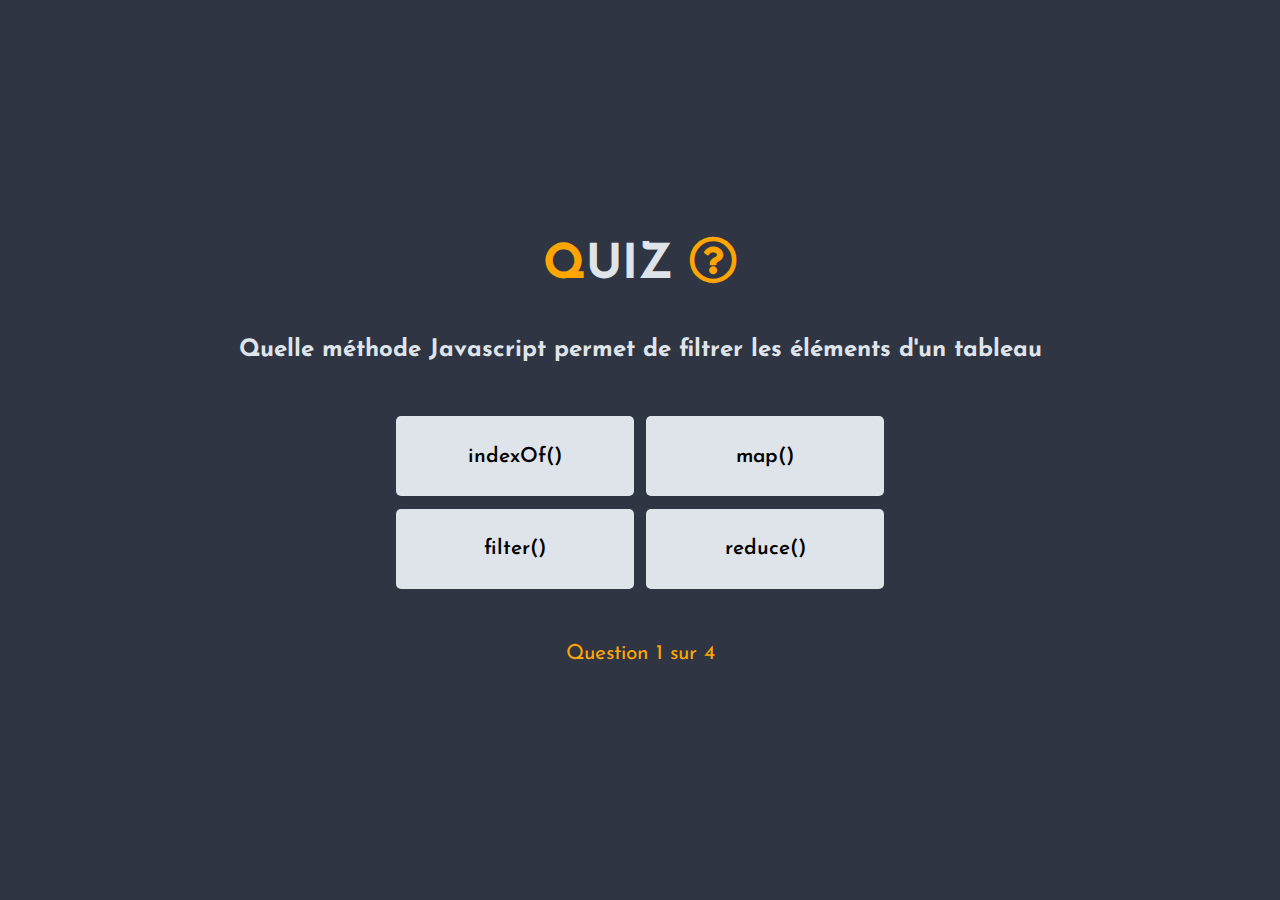
<file: Quizz App/index.html>
<!DOCTYPE html>
<html lang="fr">

<head>
  <meta charset="UTF-8">
  <meta name="viewport" content="width=device-width, initial-scale=1.0">
  <meta http-equiv="X-UA-Compatible" content="ie=edge">

  <title>Quiz</title>

  <link rel="stylesheet" href="https://use.fontawesome.com/releases/v5.8.2/css/all.css">
  <link href="./style.css" rel="stylesheet">
</head>

<body>

  <div class="container">
    <div id="quiz">
      <h1><span>Q</span>uiz <i class="far fa-question-circle"></i></h1>

      <h2 id="question"></h2>

      <h3 id="score"></h3>

      <div class="choices">
        <button id="guess0" class="btn">
          <p id="choice0"></p>
        </button>

        <button id="guess1" class="btn">
          <p id="choice1"></p>
        </button>

        <button id="guess2" class="btn">
          <p id="choice2"></p>
        </button>

        <button id="guess3" class="btn">
          <p id="choice3"></p>
        </button>
      </div>

      <p id="progress"></p>

    </div>
  </div>

  <script src="./index.js"></script>
</body>



</html>
</file>
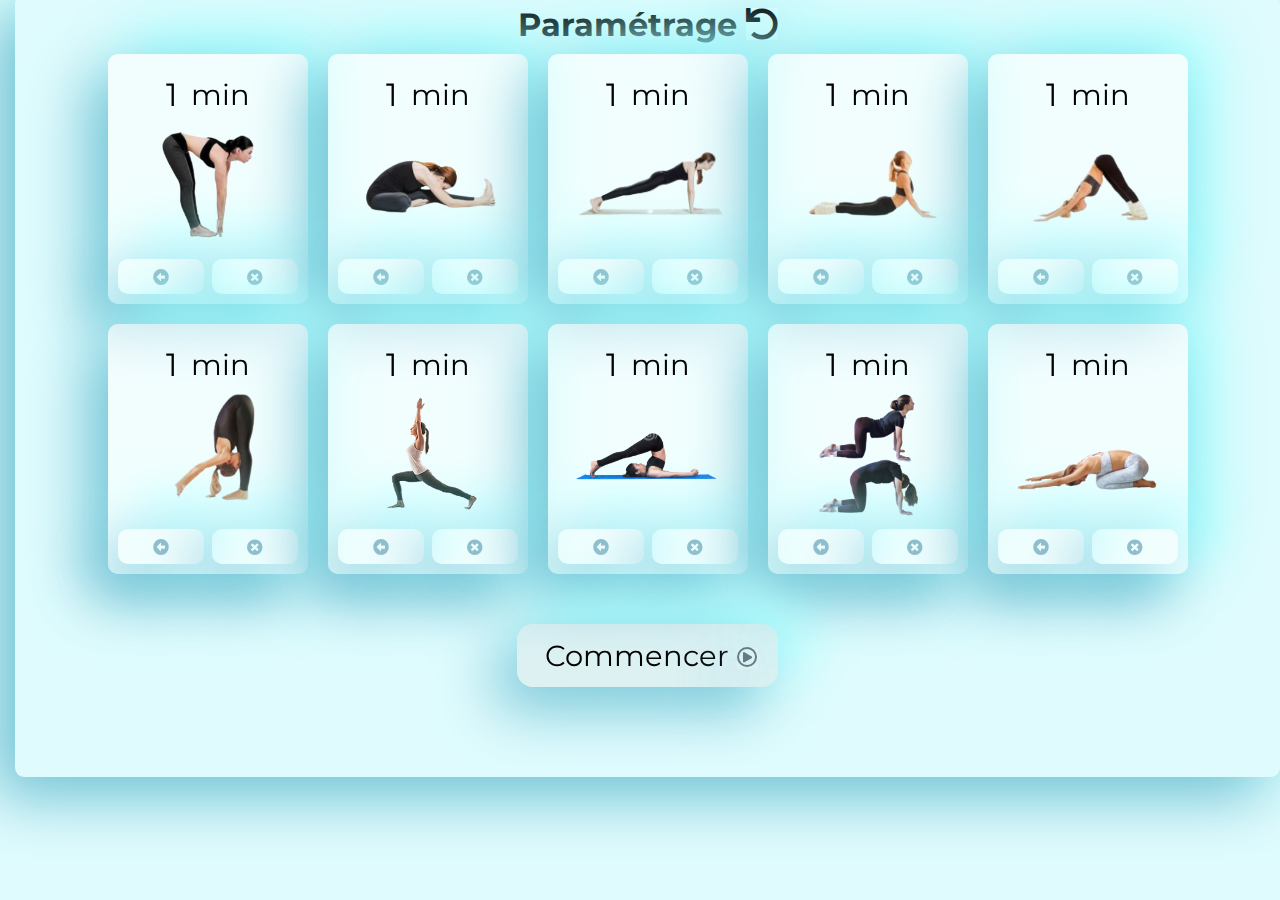
<file: yoga-routine/index.html>
<!DOCTYPE html>
<html lang="en">

<head>
  <meta charset="UTF-8">
  <meta http-equiv="X-UA-Compatible" content="IE=edge">
  <meta name="viewport" content="width=device-width, initial-scale=1.0">
  <title>Daily Routine</title>
  <link rel="shortcut icon" href="./img/pose-de-yoga.png">
  <link rel="stylesheet" href="https://cdnjs.cloudflare.com/ajax/libs/font-awesome/5.15.3/css/all.min.css" />
  <link rel="stylesheet" href="./style.css">
</head>

<body>

  <div class="app">
    <h1></h1>
    <main></main>
    <div class="btn-container"></div>
  </div>
  <script src="index.js"></script>
</body>

</html>
</file>
<file: Quizz App/style.css>
@import url("https://fonts.googleapis.com/css2?family=Josefin+Sans:wght@300&display=swap");
* {
  font-family: "Josefin Sans", sans-serif;
  box-sizing: border-box;
  margin: 0;
  padding: 0;
  text-align: center;
}

body {
  display: grid;
  align-items: center;
  justify-items: center;
  min-height: 100vh;
  background: #2f3542;
  color: #dfe4ea;
}
body h1 {
  margin-bottom: 3rem;
  text-transform: uppercase;
  font-size: 3rem;
}
body h1 span,
body h1 i {
  color: #ffa502;
}
body h3 {
  color: #ffa502;
  font-size: 1.5rem;
}
body .container .choices {
  display: flex;
  flex-wrap: wrap;
  margin: 3rem auto 3rem;
  width: 500px;
}
body .container .choices button {
  flex: 1 0 45%;
  width: 200px;
  height: 80px;
  border-radius: 5px;
  cursor: pointer;
  border: none;
  margin: 0.4rem;
  outline: none;
  background: #dfe4ea;
  user-select: none;
  font-weight: 600;
}
body .container .choices button:hover {
  background: #ffa502;
  transition: 0.5s;
}
body .container .choices button:active {
  transform: scale(0.9);
  transition: transform 0.1s;
}
body .container .choices button p {
  font-size: 1.3rem;
}
body #progress {
  font-size: 1.3rem;
  color: #ffa502;
}
</file>
<file: yoga-routine/style.css>
@import url("https://fonts.googleapis.com/css2?family=Montserrat:wght@100&display=swap");

* {
  margin: 0;
  padding: 0;
  box-sizing: border-box;
  list-style-type: none;
  font-family: "Montserrat", sans-serif;
  text-align: center;
}
i,
button {
  cursor: pointer;
  background: transparent;
  border: none;
  outline: none;
  transition: 0.25s;
  box-shadow: -20px 20px 60px #75c2d4, 20px -20px 60px #9fffff;
}
button:hover {
  transform: translateX(4px);
}
body {
  background: url(./img/2457.png
    fixed center/cover;
}
h1 {
  font-size: 2.2rem;
  letter-spacing: 2px;
  margin: 25px 0 25px;
}
.fa-undo {
  font-size: 0.7rem;
  backdrop-filter: blur(2px);
  padding: 10px 14px;
  border-radius: 9px;
  margin-left: 15px;
  background: #c4f7fc8a;
  box-shadow: -20px 20px 60px #75c2d4, 20px -20px 60px #9fffff;
  cursor: pointer;
  transform: translateY(-5px);
  transition: 0.2s;
}
.fa-undo:hover {
  background: white;
  transform: translate(3px, -5px);
}
main {
  display: flex;
  justify-content: center;
  align-items: center;
  max-width: 1100px;
  margin: 0 auto;
}
ul {
  display: flex;
  flex-wrap: wrap;
  justify-content: center;
  margin: 0 auto;
}
li {
  flex: 1 0 15%;
  max-width: 250px;
  min-height: 250px;
  margin: 10px;
  padding: 25px 10px 10px;
  border-radius: 10px;
  backdrop-filter: blur(2px);
  background: rgba(255, 255, 255, 0.603);
  box-shadow: -20px 20px 60px #75c2d4, 20px -20px 60px #9fffff;
  display: grid;
  grid-template-rows: 30px 1fr 35px;
  grid-template-columns: 50% 50%;
  grid-template-areas:
    "a a"
    "b b"
    "c d";
}
.card-header {
  display: flex;
  justify-content: center;
  grid-area: a;
}
input[type="number"] {
  background: transparent;
  border: none;
  font-size: 2rem;
  width: 55px;
  z-index: 3;
  outline: none;
  margin-left: 2px;
}
li span {
  font-size: 1.8rem;
  text-align: left;
  transform: translate(-16px, -2px);
}
img {
  max-height: 150px;
  max-width: 150px;
  align-self: center;
  margin: 0 auto;
  grid-area: b;
}
li i {
  font-size: 1rem;
  color: #90becc;
  border-radius: 10px;
  transition: 0.1s;
  display: grid;
  align-items: center;
  justify-items: center;
  position: relative;
}
li i:hover {
  background: white;
  transform: scale(1.03);
}
.arrow {
  margin-right: 4px;
}
.deleteBtn {
  margin-left: 4px;
}
.arrow:before,
.deleteBtn:before {
  transform: translate(-50%, -50%);
  position: absolute;
  top: 50%;
  left: 50%;
}
#start {
  margin: 40px 0 80px;
  background: #d7d8d848;
  padding: 14px 28px;
  font-size: 1.8rem;
  border-radius: 16px;
  backdrop-filter: blur(3px);
}
#start:hover {
  background: white;
}
#start i {
  transform: translate(8px, -1px);
  color: #627c85;
  font-size: 1.3rem;
}
.exercice-container {
  border-radius: 20px;
  backdrop-filter: blur(3px);
  background: rgba(255, 255, 255, 0.503);
  box-shadow: -20px 20px 60px #75c2d4, 20px -20px 60px #aef8f8ad;
  padding: 50px 0;
  width: 70%;
  min-width: 250px;
  max-width: 600px;
}
.exercice-container p {
  font-size: 5rem;
  letter-spacing: 10px;
  margin: 0;
}
.exercice-container img {
  max-height: 200px;
  max-width: 200px;
  margin: 10px;
}
.exercice-container div {
  font-size: 2rem;
  margin-top: 30px;
  letter-spacing: 8px;
}
.btn-reboot {
  backdrop-filter: blur(2px);
  background: rgba(255, 255, 255, 0.281);
  box-shadow: -20px 20px 60px #75c2d4, 20px -20px 60px #9fffff;
  padding: 10px;
  border-radius: 12px;
  font-size: 1.1rem;
}
.btn-reboot .fa-times-circle {
  font-size: 0.85rem;
  color: rgb(85, 84, 84);
  margin-left: 4px;
}
@media screen and (max-width: 510px) {
  li {
    min-width: 90%;
  }
}
@media screen and (min-width: 600px) {
  .exercice-container img {
    max-height: 500px;
    max-width: 500px;
  }
}
</file>
